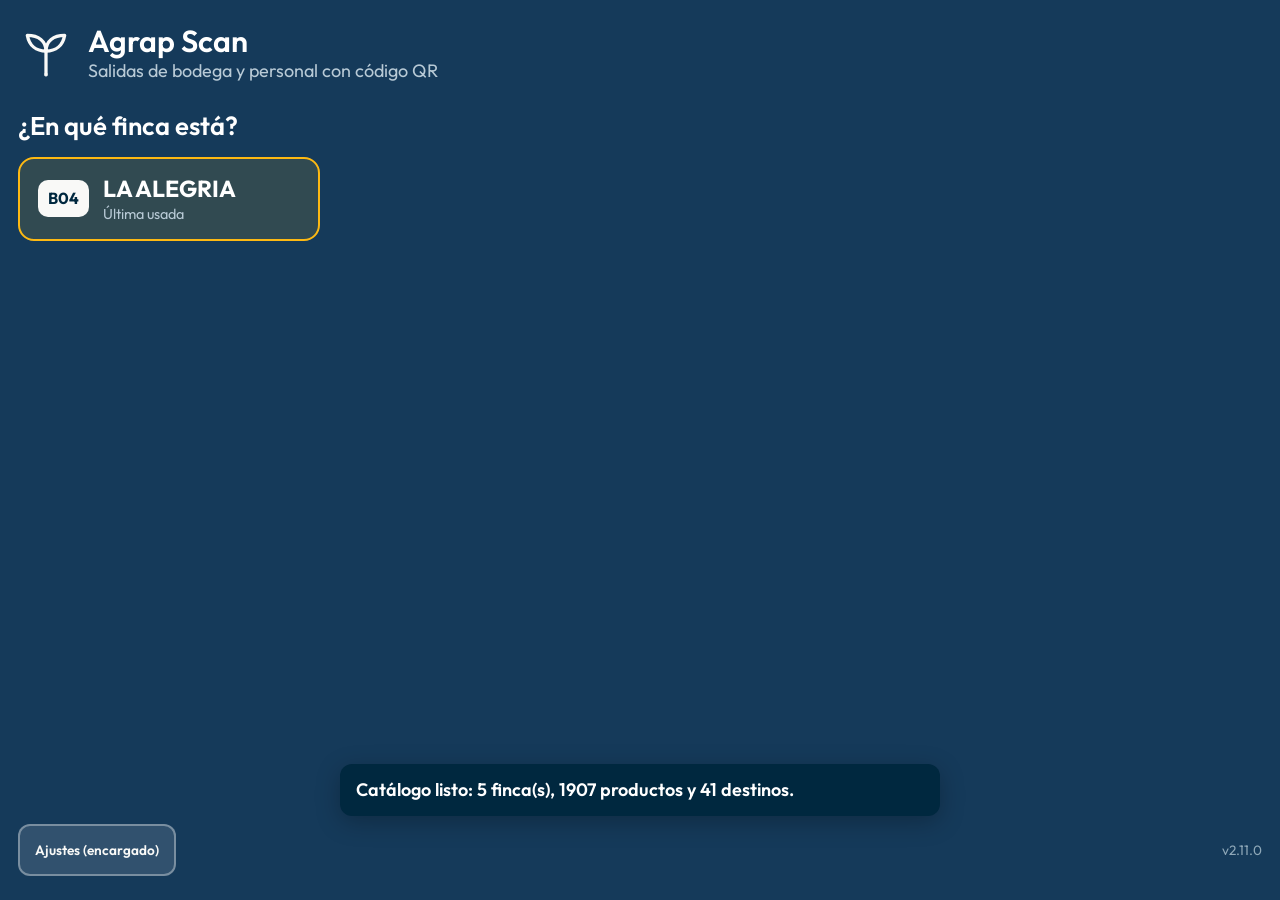
<file: index.html>
<!doctype html>
<html lang="es">
<head>
  <meta charset="utf-8">
  <meta name="viewport" content="width=device-width, initial-scale=1, viewport-fit=cover">
  <title>Agrap Scan</title>
  <meta name="description" content="Registro de salidas de insumos de bodega con códigos QR.">
  <meta name="theme-color" content="#00283f">
  <meta name="apple-mobile-web-app-capable" content="yes">
  <meta name="mobile-web-app-capable" content="yes">
  <meta name="apple-mobile-web-app-status-bar-style" content="black-translucent">
  <meta name="apple-mobile-web-app-title" content="Agrap Scan">
  <link rel="manifest" href="manifest.json">
  <link rel="icon" href="iconos/icono-192.png" type="image/png">
  <link rel="apple-touch-icon" href="iconos/apple-touch-icon.png">
  <link rel="stylesheet" href="css/app.css">
  <link rel="stylesheet" href="css/impresion.css" media="print">
</head>
<body data-modo="finca">
  <!-- Lobby: lo primero que se ve. Se escoge la finca y pasa directo al escáner. -->
  <div id="lobby" class="lobby" hidden>
    <div class="lobby-marca">
      <img src="iconos/simbolo-crema.svg" alt="" width="56" height="56">
      <div>
        <h1>Agrap Scan</h1>
        <p>Salidas de bodega y personal con código QR</p>
      </div>
    </div>
    <h2 class="lobby-pregunta">¿En qué finca está?</h2>
    <div id="lobbyFincas" class="lobby-fincas"></div>
    <div class="lobby-pie">
      <button type="button" id="lobbyAjustes" class="btn btn-claro">Ajustes (encargado)</button>
      <button type="button" id="lobbyInstalar" class="btn btn-claro" hidden>⊕ Instalar en este teléfono</button>
      <span class="version-app"></span>
    </div>
  </div>

  <header class="cabecera">
    <button type="button" id="btnAtras" class="btn-atras" aria-label="Atrás: escoger qué registrar">←<span>Atrás</span></button>
    <button type="button" id="btnCambiarFinca" class="cabecera-bodega" title="Cambiar de finca">
      <span id="bodegaActiva">—</span>
      <small id="bodegaFinca"></small>
    </button>
    <button type="button" id="pendientes" class="indicador" hidden></button>
    <span class="version version-app"></span>
  </header>
  <div id="bandaPendientes" class="banda-pendientes" hidden></div>

  <main>
    <section class="pantalla" data-pantalla="escanear" hidden></section>
    <section class="pantalla" data-pantalla="jornada" hidden></section>
    <section class="pantalla" data-pantalla="registros" hidden></section>
    <section class="pantalla" data-pantalla="ajustes" hidden></section>
  </main>

  <nav class="pestanas pestanas-4" aria-label="Secciones">
    <button type="button" class="pestana" data-ir="escanear"><span aria-hidden="true">▣</span>Escanear</button>
    <button type="button" class="pestana" data-ir="jornada"><span aria-hidden="true">◷</span>Jornada</button>
    <button type="button" class="pestana" data-ir="registros"><span aria-hidden="true">☰</span>Registros</button>
    <button type="button" class="pestana" data-ir="ajustes"><span aria-hidden="true">⚙</span>Ajustes</button>
  </nav>

  <noscript>Esta app necesita JavaScript.</noscript>
  <script src="lib/jszip.min.js" defer></script>
  <script type="module" src="js/app.js"></script>
</body>
</html>
</file>
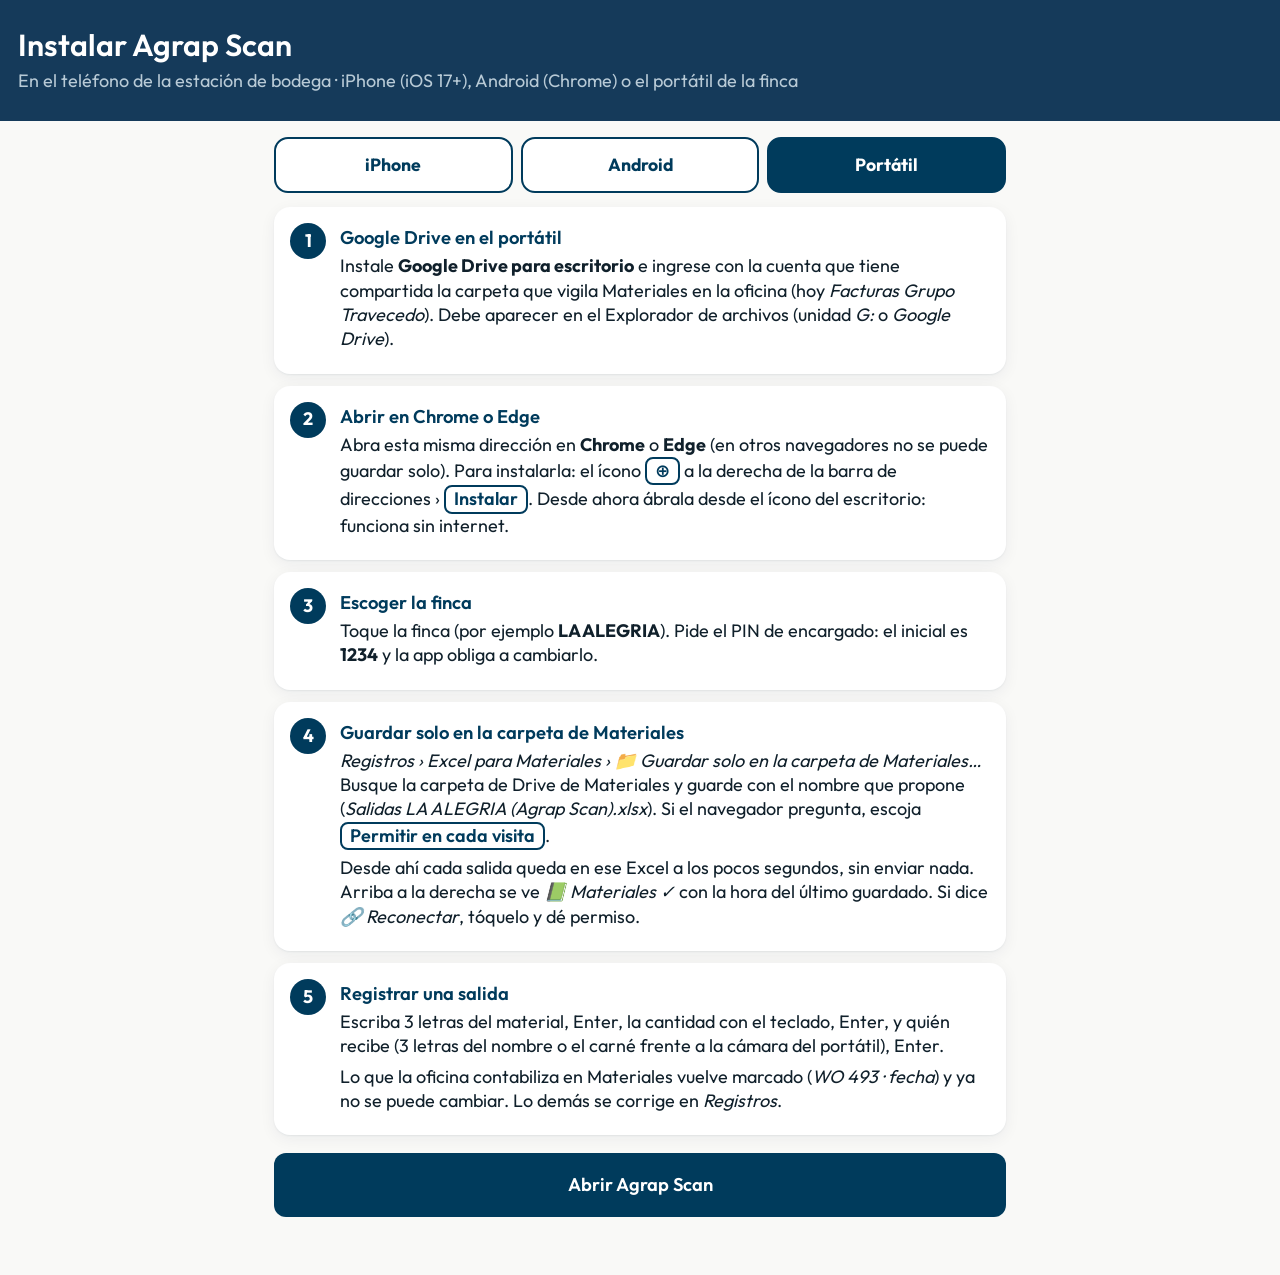
<file: instalar.html>
<!doctype html>
<html lang="es">
<head>
  <meta charset="utf-8">
  <meta name="viewport" content="width=device-width, initial-scale=1, viewport-fit=cover">
  <title>Instalar Agrap Scan</title>
  <meta name="theme-color" content="#00283f">
  <link rel="icon" href="iconos/icono-192.png" type="image/png">
  <link rel="apple-touch-icon" href="iconos/apple-touch-icon.png">
  <link rel="stylesheet" href="css/app.css">
  <style>
    body { padding: 0; }
    .portada { background: var(--azul-lobby); color: var(--crema); padding: calc(28px + env(safe-area-inset-top)) 18px 28px; }
    .portada h1 { color: #fff; font-size: 1.9rem; margin: 0 0 6px; }
    .portada p { margin: 0; color: #b8cad6; }
    .contenido { max-width: 760px; margin: 0 auto; padding: 16px 14px 40px; }
    ol.pasos { list-style: none; counter-reset: paso; padding: 0; margin: 0; }
    ol.pasos > li { counter-increment: paso; position: relative; background: #fff; border-radius: 16px; box-shadow: var(--sombra); padding: 16px 16px 16px 66px; margin-bottom: 12px; }
    ol.pasos > li::before { content: counter(paso); position: absolute; left: 16px; top: 16px; width: 36px; height: 36px; border-radius: 50%; background: var(--azul); color: #fff; font-weight: 700; display: flex; align-items: center; justify-content: center; }
    ol.pasos h2 { font-size: 1.15rem; margin: 4px 0 6px; }
    ol.pasos p, ol.pasos ul { margin: 6px 0; }
    .tecla-ios { display: inline-block; border: 2px solid var(--azul); border-radius: 8px; padding: 0 8px; font-weight: 600; color: var(--azul); white-space: nowrap; }
    .sistemas { display: flex; gap: 8px; margin: 0 0 14px; }
    .sistemas button { flex: 1; min-height: 56px; font-size: 1.1rem; font-weight: 700; border-radius: 14px; border: 2px solid var(--azul); background: #fff; color: var(--azul); cursor: pointer; }
    .sistemas button[aria-pressed="true"] { background: var(--azul); color: #fff; }
    .abrir { display: flex; margin: 18px 0; }
    .abrir .btn { flex: 1; min-height: 64px; font-size: 1.15rem; text-decoration: none; }
  </style>
</head>
<body>
  <header class="portada">
    <h1>Instalar Agrap Scan</h1>
    <p>En el teléfono de la estación de bodega · iPhone (iOS 17+), Android (Chrome) o el portátil de la finca</p>
  </header>
  <main class="contenido">
    <div class="sistemas" role="group" aria-label="Sistema del teléfono">
      <button type="button" data-sistema="iphone" aria-pressed="true">iPhone</button>
      <button type="button" data-sistema="android" aria-pressed="false">Android</button>
      <button type="button" data-sistema="pc" aria-pressed="false">Portátil</button>
    </div>
    <ol class="pasos" data-sistema="iphone">
      <li>
        <h2>Abrir en Safari</h2>
        <p>Abra esta misma dirección en <strong>Safari</strong> (no en Chrome ni dentro de WhatsApp: desde ahí no se puede instalar). Si llegó por un enlace de WhatsApp, toque los tres puntos y elija <em>Abrir en Safari</em>.</p>
      </li>
      <li>
        <h2>Compartir</h2>
        <p>Toque el botón <span class="tecla-ios">Compartir ⬆︎</span> en la barra de Safari (abajo en el iPhone).</p>
      </li>
      <li>
        <h2>Agregar a pantalla de inicio</h2>
        <p>Baje en el menú y toque <span class="tecla-ios">Agregar a pantalla de inicio ⊞</span>. Deje el nombre <strong>Agrap Scan</strong> y toque <span class="tecla-ios">Agregar</span>.</p>
        <p>Desde ahora abra la app <strong>siempre desde el ícono</strong>: funciona sin internet.</p>
      </li>
      <li>
        <h2>Permitir la cámara</h2>
        <p>Abra la app, escoja la finca y toque <em>Iniciar escaneo</em>. Cuando pregunte por la cámara, toque <span class="tecla-ios">Permitir</span>.</p>
        <p>Si la negó por error: <em>Ajustes › Safari › Cámara › Permitir</em> (o <em>Ajustes › Apps › Safari › Cámara</em>) y vuelva a abrir la app.</p>
      </li>
      <li>
        <h2>Pantalla siempre encendida</h2>
        <p><em>Ajustes › Pantalla y brillo › Bloqueo automático › Nunca</em>. La app también pide mantener la pantalla encendida mientras escanea, pero este ajuste lo asegura. Deje el iPhone conectado al cargador en el soporte.</p>
        <p><strong>Volumen alto:</strong> suba el volumen con los botones laterales para oír el pito de cada lectura. En <em>Ajustes</em> de la app puede probarlo.</p>
      </li>
      <li>
        <h2>Activar Acceso Guiado</h2>
        <p>Así la operaria no puede salir de la app por error:</p>
        <ul>
          <li><em>Ajustes › Accesibilidad › Acceso Guiado</em> → actívelo y defina un código en <em>Ajustes de código</em>.</li>
          <li>Abra Agrap Scan y presione <strong>tres veces</strong> el botón lateral (o el botón de inicio) → <span class="tecla-ios">Iniciar</span>.</li>
          <li>Para salir: tres veces el botón lateral y escriba el código.</li>
        </ul>
      </li>
      <li>
        <h2>Cargar los datos reales</h2>
        <p>La primera vez la app trae un catálogo de <strong>ejemplo</strong>. En <em>Configuración</em> (PIN inicial <strong>1234</strong>, cámbielo enseguida) toque <em>Cargar paquete inicial</em> y escoja juntos <code>bodegas.csv</code>, <code>productos.csv</code> y <code>destinos.csv</code> (pásalos al iPhone por AirDrop, WhatsApp o la app Archivos). Marque «Borrar primero las bodegas de EJEMPLO».</p>
      </li>
      <li>
        <h2>Imprimir el libro y probar</h2>
        <p>En <em>Libro</em> genere e imprima el libro de su bodega (A4, tamaño real). Ponga la página de un destino bajo la cámara, luego la de un producto, digite la cantidad y Enter.</p>
        <p>Al final del día: <em>Registros › Enviar CSV (WhatsApp…)</em>, revise las cantidades y mándelo al encargado.</p>
      </li>
    </ol>
    <ol class="pasos" data-sistema="android" hidden>
      <li>
        <h2>Abrir en Chrome</h2>
        <p>Abra esta misma dirección en <strong>Chrome</strong> (no dentro de WhatsApp). Si llegó por un enlace de WhatsApp, toque los tres puntos <span class="tecla-ios">⋮</span> y elija <em>Abrir en Chrome</em>.</p>
      </li>
      <li>
        <h2>Instalar la app</h2>
        <p>Toque <span class="tecla-ios">⋮</span> arriba a la derecha y luego <span class="tecla-ios">Instalar app</span> (en algunos teléfonos dice <em>Agregar a pantalla principal</em>). Confirme con <span class="tecla-ios">Instalar</span>.</p>
        <p>También puede abrir la app y tocar <span class="tecla-ios">⊕ Instalar en este teléfono</span> en la pantalla de inicio. Desde ahora ábrala <strong>siempre desde el ícono</strong>: funciona sin internet.</p>
      </li>
      <li>
        <h2>Permitir la cámara</h2>
        <p>Abra la app, ingrese con su usuario, escoja la finca y toque <em>Iniciar escaneo</em>. Cuando pregunte por la cámara, toque <span class="tecla-ios">Mientras la app está en uso</span> o <span class="tecla-ios">Permitir</span>.</p>
        <p>Si la negó por error: mantenga presionado el ícono de la app › <em>Información de la app › Permisos › Cámara › Permitir</em>, y vuelva a abrirla.</p>
      </li>
      <li>
        <h2>Pantalla encendida y volumen</h2>
        <p><em>Ajustes › Pantalla › Tiempo de espera de la pantalla</em> → el máximo. La app también pide mantener la pantalla encendida mientras escanea. Deje el teléfono conectado al cargador en el soporte.</p>
        <p>Suba el <strong>volumen multimedia</strong> (botón lateral → el control de música) para oír el pito. En <em>Ajustes</em> de la app puede probarlo.</p>
      </li>
      <li>
        <h2>Fijar la app</h2>
        <p>Así la operaria no puede salir de la app por error:</p>
        <ul>
          <li><em>Ajustes › Seguridad › Más ajustes de seguridad › Fijar apps</em> (o <em>Fijar pantalla</em>) → actívelo y marque <em>Pedir PIN para dejar de fijar</em>.</li>
          <li>Abra Agrap Scan, toque el botón de <em>apps recientes</em> ▢, toque el ícono de la app arriba y elija <span class="tecla-ios">Fijar</span>.</li>
          <li>Para salir: mantenga <em>Atrás</em> y <em>Recientes</em> a la vez (o deslice hacia arriba y mantenga) y escriba el PIN del teléfono.</li>
        </ul>
        <p>Dentro de la app el botón <em>Atrás</em> solo cierra la ventana abierta: no saca de la app.</p>
      </li>
      <li>
        <h2>Recibir el catálogo y los usuarios</h2>
        <p>La oficina manda <code>catalogo_….json</code> por WhatsApp. Ábralo en WhatsApp › <span class="tecla-ios">⋮</span> › <em>Guardar</em> (queda en <em>Descargas</em>). En la app: <em>Ajustes (encargado)</em> (PIN inicial <strong>1234</strong>, cámbielo enseguida) › <em>Recibir catálogo de la oficina</em> y escoja el archivo.</p>
        <p>Si la oficina creó usuarios, desde ese momento cada persona ingresa con su usuario y contraseña y solo ve sus fincas.</p>
      </li>
      <li>
        <h2>Probar</h2>
        <p>Ponga la página de un destino bajo la cámara, escriba 3 letras de la labor, luego la página de un producto, digite la cantidad, Enter, y 3 letras de quien recibe.</p>
        <p>Al final del día: <em>Registros › Enviar CSV</em>, revise las cantidades y escoja WhatsApp.</p>
      </li>
    </ol>
    <ol class="pasos" data-sistema="pc" hidden>
      <li>
        <h2>Google Drive en el portátil</h2>
        <p>Instale <strong>Google Drive para escritorio</strong> e ingrese con la cuenta que tiene compartida la carpeta que vigila Materiales en la oficina (hoy <em>Facturas Grupo Travecedo</em>). Debe aparecer en el Explorador de archivos (unidad <em>G:</em> o <em>Google Drive</em>).</p>
      </li>
      <li>
        <h2>Abrir en Chrome o Edge</h2>
        <p>Abra esta misma dirección en <strong>Chrome</strong> o <strong>Edge</strong> (en otros navegadores no se puede guardar solo). Para instalarla: el ícono <span class="tecla-ios">⊕</span> a la derecha de la barra de direcciones › <span class="tecla-ios">Instalar</span>. Desde ahora ábrala desde el ícono del escritorio: funciona sin internet.</p>
      </li>
      <li>
        <h2>Escoger la finca</h2>
        <p>Toque la finca (por ejemplo <strong>LA ALEGRIA</strong>). Pide el PIN de encargado: el inicial es <strong>1234</strong> y la app obliga a cambiarlo.</p>
      </li>
      <li>
        <h2>Guardar solo en la carpeta de Materiales</h2>
        <p><em>Registros › Excel para Materiales › 📁 Guardar solo en la carpeta de Materiales…</em> Busque la carpeta de Drive de Materiales y guarde con el nombre que propone (<em>Salidas LA ALEGRIA (Agrap Scan).xlsx</em>). Si el navegador pregunta, escoja <span class="tecla-ios">Permitir en cada visita</span>.</p>
        <p>Desde ahí cada salida queda en ese Excel a los pocos segundos, sin enviar nada. Arriba a la derecha se ve <em>📗 Materiales ✓</em> con la hora del último guardado. Si dice <em>🔗 Reconectar</em>, tóquelo y dé permiso.</p>
      </li>
      <li>
        <h2>Registrar una salida</h2>
        <p>Escriba 3 letras del material, Enter, la cantidad con el teclado, Enter, y quién recibe (3 letras del nombre o el carné frente a la cámara del portátil), Enter.</p>
        <p>Lo que la oficina contabiliza en Materiales vuelve marcado (<em>WO 493 · fecha</em>) y ya no se puede cambiar. Lo demás se corrige en <em>Registros</em>.</p>
      </li>
    </ol>
    <div class="abrir"><a class="btn primario" href="./">Abrir Agrap Scan</a></div>
  </main>
  <script>
    // Muestra los pasos del sistema del teléfono (se puede cambiar con los botones).
    const mostrar = (s) => {
      document.querySelectorAll('ol.pasos').forEach((ol) => { ol.hidden = ol.dataset.sistema !== s; });
      document.querySelectorAll('.sistemas button').forEach((b) => b.setAttribute('aria-pressed', String(b.dataset.sistema === s)));
    };
    document.querySelectorAll('.sistemas button').forEach((b) => b.addEventListener('click', () => mostrar(b.dataset.sistema)));
    if (/android/i.test(navigator.userAgent)) mostrar('android');
    else if (/Windows|Macintosh|Linux|CrOS/.test(navigator.userAgent) && !('ontouchend' in document)) mostrar('pc');
  </script>
</body>
</html>
</file>
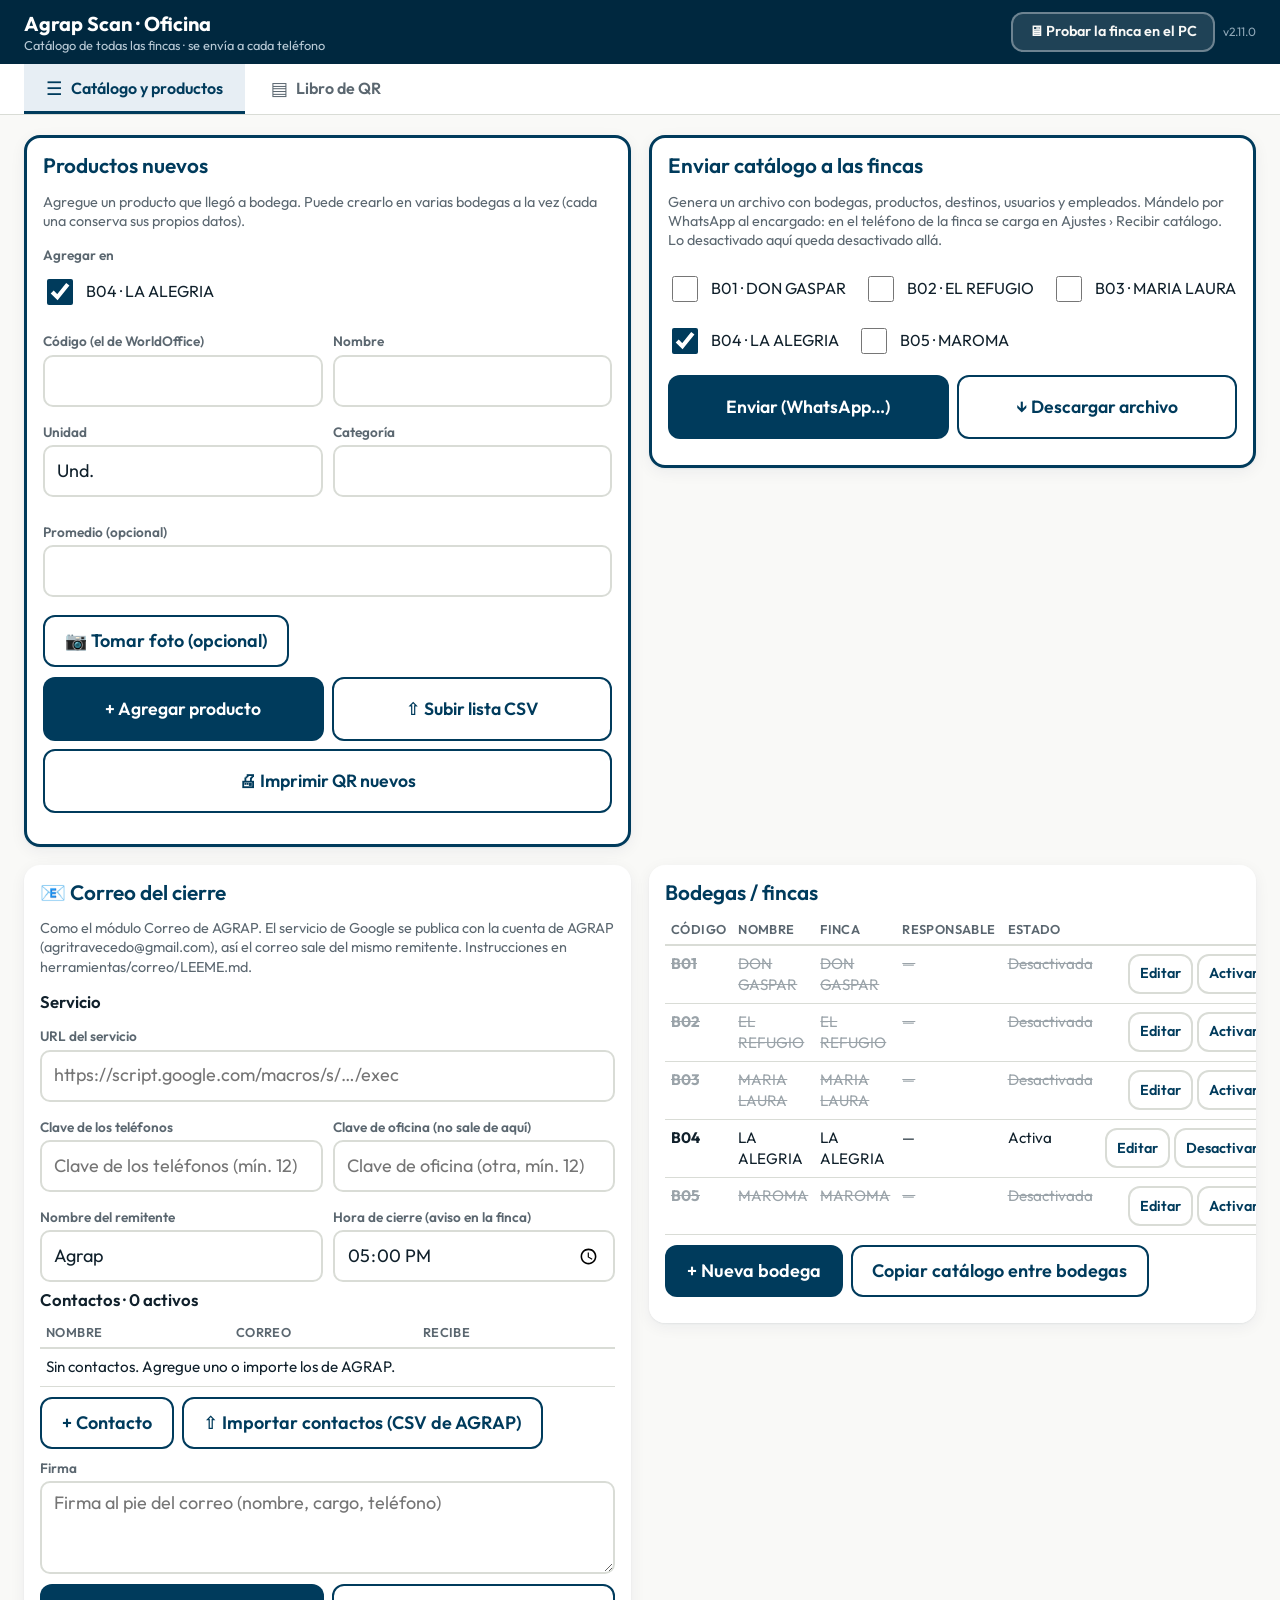
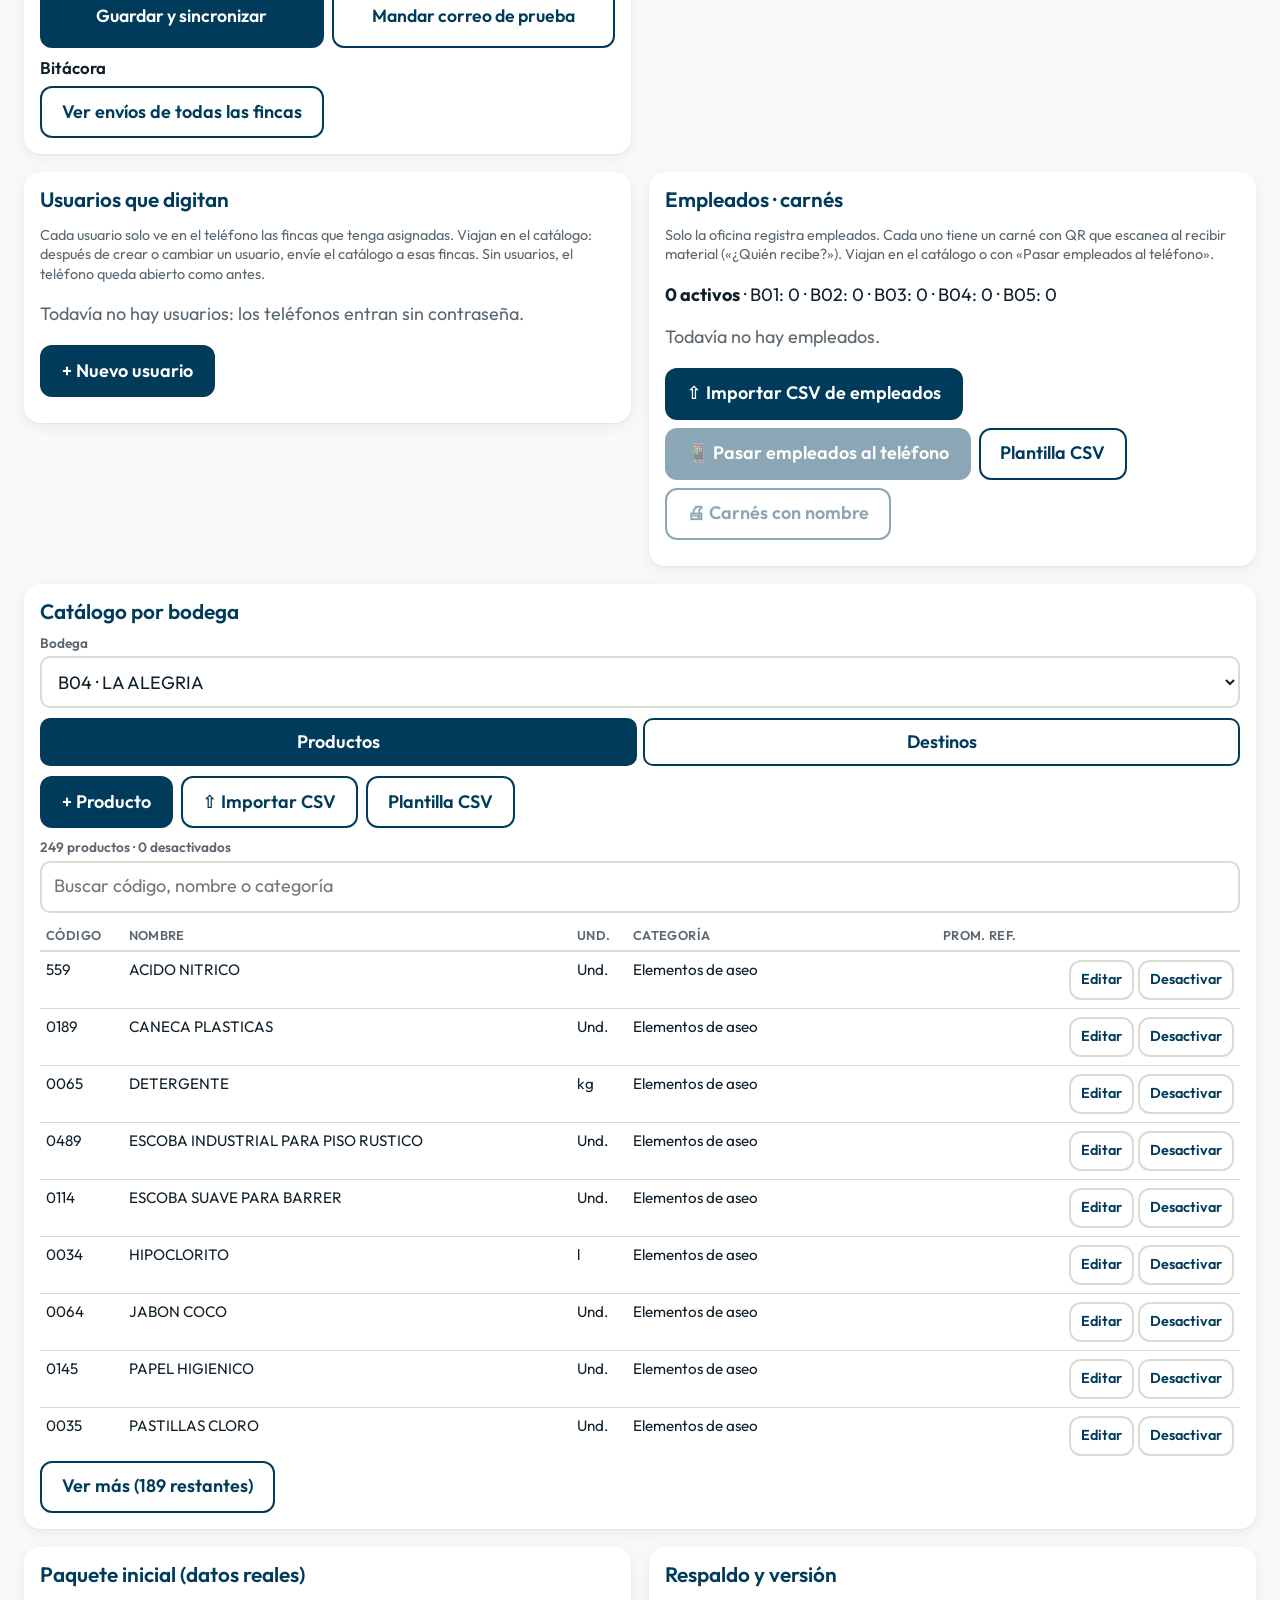
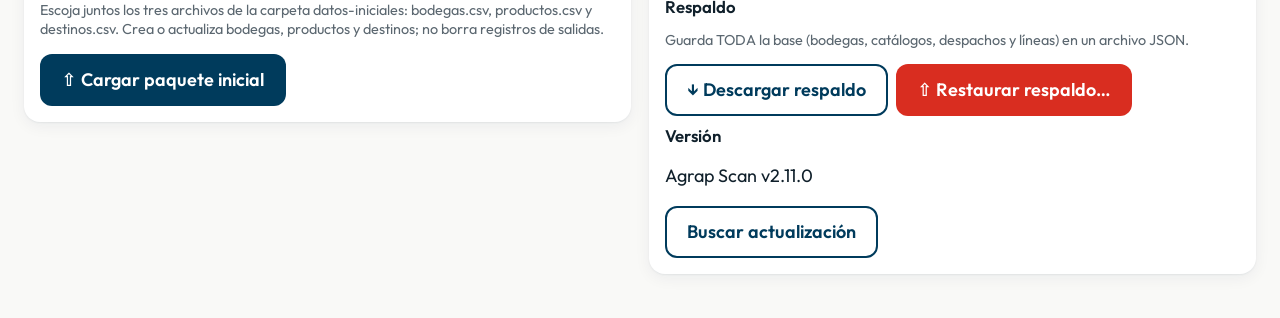
<file: oficina.html>
<!doctype html>
<html lang="es">
<head>
  <meta charset="utf-8">
  <meta name="viewport" content="width=device-width, initial-scale=1, viewport-fit=cover">
  <title>Agrap Scan · Oficina</title>
  <meta name="description" content="Oficina de Agrap Scan (para computador): fincas, catálogo, productos nuevos y libro de códigos QR.">
  <meta name="theme-color" content="#00283f">
  <link rel="icon" href="iconos/icono-192.png" type="image/png">
  <link rel="apple-touch-icon" href="iconos/apple-touch-icon.png">
  <link rel="stylesheet" href="css/app.css">
  <link rel="stylesheet" href="css/impresion.css" media="print">
  <script src="lib/qrcode.js" defer></script>
</head>
<body data-modo="oficina">
  <header class="cabecera">
    <div class="cabecera-bodega cabecera-oficina">
      <span>Agrap Scan · Oficina</span>
      <small>Catálogo de todas las fincas · se envía a cada teléfono</small>
    </div>
    <a class="btn btn-claro btn-simulador" href="simulador.html" target="_blank" rel="noopener">🖥 Probar la finca en el PC</a>
    <span class="version version-app"></span>
  </header>
  <div id="bandaPendientes" hidden></div>
  <nav class="pestanas pestanas-2" aria-label="Secciones">
    <button type="button" class="pestana" data-ir="catalogo"><span aria-hidden="true">☰</span>Catálogo y productos</button>
    <button type="button" class="pestana" data-ir="libro"><span aria-hidden="true">▤</span>Libro de QR</button>
  </nav>
  <main>
    <section class="pantalla" data-pantalla="catalogo" hidden></section>
    <section class="pantalla" data-pantalla="libro" hidden></section>
  </main>
  <noscript>Esta página necesita JavaScript.</noscript>
  <script type="module" src="js/app.js"></script>
</body>
</html>
</file>
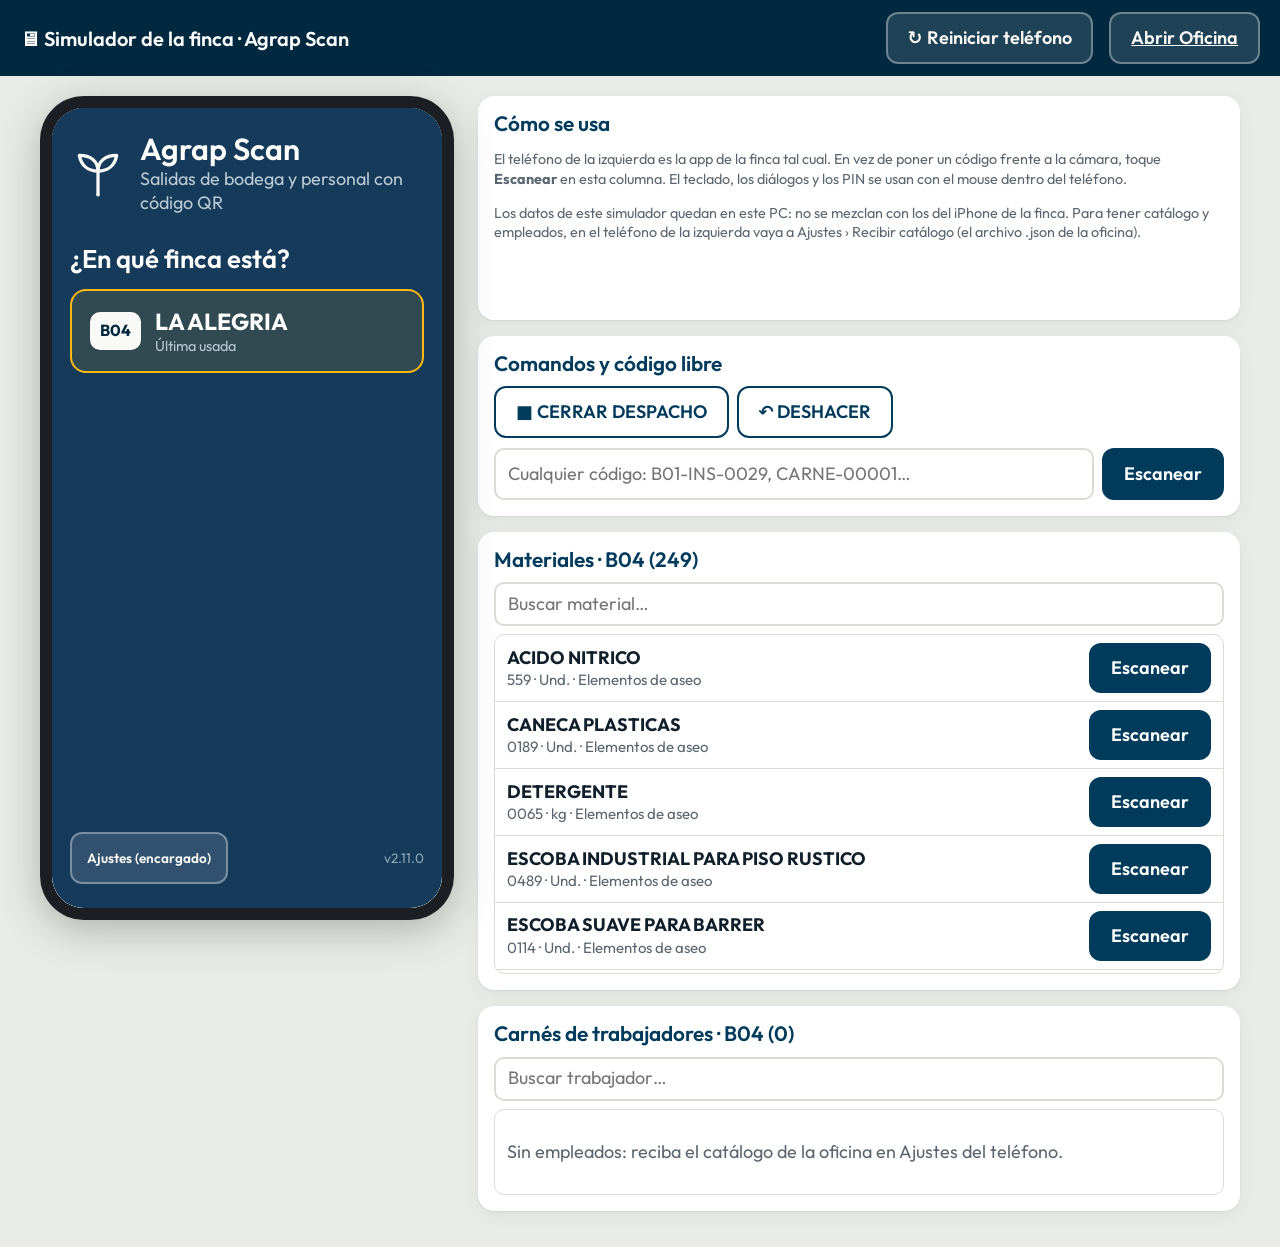
<file: simulador.html>
<!doctype html>
<html lang="es">
<head>
  <meta charset="utf-8">
  <meta name="viewport" content="width=device-width, initial-scale=1">
  <title>Agrap Scan · Simulador de PC</title>
  <meta name="description" content="Probar la app de la finca en el PC, sin tomar el teléfono.">
  <link rel="icon" href="iconos/icono-192.png" type="image/png">
  <link rel="stylesheet" href="css/app.css">
  <style>
    body { padding: 0; background: #e9ece6; }
    .sim { display: grid; grid-template-columns: auto minmax(320px, 1fr); gap: 24px; max-width: 1240px; margin: 0 auto; padding: 20px; align-items: start; }
    .sim-cabecera { background: var(--azul-profundo); color: #fff; padding: 12px 20px; display: flex; align-items: center; gap: 16px; flex-wrap: wrap; }
    .sim-cabecera h1 { font-size: 1.25rem; margin: 0; flex: 1; }
    .sim-cabecera a, .sim-cabecera button { color: #fff; }
    .telefono { width: 414px; padding: 12px; background: #1b1f23; border-radius: 44px; box-shadow: 0 10px 40px rgba(0,0,0,.25); position: sticky; top: 16px; }
    .telefono iframe { width: 390px; height: 800px; border: 0; border-radius: 32px; background: #fff; display: block; }
    .panel .tarjeta { margin-bottom: 16px; }
    .lista-sim { max-height: 340px; overflow-y: auto; border: 1px solid var(--linea); border-radius: 10px; }
    .item-sim { display: flex; align-items: center; justify-content: space-between; gap: 10px; padding: 8px 12px; border-bottom: 1px solid var(--linea); }
    .item-sim:last-child { border-bottom: 0; }
    .item-sim small { display: block; color: var(--gris); }
    .item-sim .btn { min-height: 40px; flex: none; }
    .ultimo-sim { font-weight: 600; color: var(--azul); min-height: 1.4em; }
    .fila-sim { display: flex; gap: 8px; flex-wrap: wrap; }
    .fila-sim input { flex: 1; min-height: 48px; border: 2px solid var(--linea); border-radius: 10px; padding: 8px 12px; font: inherit; }
    @media (max-width: 900px) { .sim { grid-template-columns: 1fr; } .telefono { position: static; margin: 0 auto; } }
  </style>
</head>
<body>
  <header class="sim-cabecera">
    <h1>🖥 Simulador de la finca · Agrap Scan</h1>
    <button type="button" class="btn btn-claro" id="recargar">↻ Reiniciar teléfono</button>
    <a class="btn btn-claro" href="oficina.html" target="_blank" rel="noopener">Abrir Oficina</a>
  </header>
  <div class="sim">
    <div class="telefono"><iframe id="tel" src="index.html" title="App de la finca" allow="camera"></iframe></div>
    <div class="panel">
      <section class="tarjeta">
        <h2>Cómo se usa</h2>
        <p class="nota">El teléfono de la izquierda es la app de la finca tal cual. En vez de poner un código frente a la cámara, toque <strong>Escanear</strong> en esta columna. El teclado, los diálogos y los PIN se usan con el mouse dentro del teléfono.</p>
        <p class="nota">Los datos de este simulador quedan en este PC: no se mezclan con los del iPhone de la finca. Para tener catálogo y empleados, en el teléfono de la izquierda vaya a Ajustes › Recibir catálogo (el archivo .json de la oficina).</p>
        <p class="ultimo-sim" id="ultimo"></p>
      </section>
      <section class="tarjeta">
        <h2>Comandos y código libre</h2>
        <div class="fila-sim">
          <button type="button" class="btn secundario" data-codigo="CMD-CERRAR">■ CERRAR DESPACHO</button>
          <button type="button" class="btn secundario" data-codigo="CMD-DESHACER">↶ DESHACER</button>
        </div>
        <form class="fila-sim" id="libre" style="margin-top:10px">
          <input id="codigo" placeholder="Cualquier código: B01-INS-0029, CARNE-00001…" autocomplete="off">
          <button class="btn primario" type="submit">Escanear</button>
        </form>
      </section>
      <section class="tarjeta">
        <h2 id="titMateriales">Materiales</h2>
        <input id="buscarMat" type="search" placeholder="Buscar material…" class="fila-sim" style="width:100%;min-height:44px;border:2px solid var(--linea);border-radius:10px;padding:6px 12px;margin-bottom:8px">
        <div class="lista-sim" id="materiales"></div>
      </section>
      <section class="tarjeta">
        <h2 id="titCarnes">Carnés de trabajadores</h2>
        <input id="buscarCar" type="search" placeholder="Buscar trabajador…" style="width:100%;min-height:44px;border:2px solid var(--linea);border-radius:10px;padding:6px 12px;margin-bottom:8px">
        <div class="lista-sim" id="carnes"></div>
      </section>
    </div>
  </div>
  <script type="module">
    import * as db from './js/db.js';
    import * as catalogo from './js/catalogo.js';
    import * as empleados from './js/empleados.js';
    import { formatoCarne, qrProducto, qrCarne } from './js/config.js';
    import { h, vaciar } from './js/ui.js';

    const tel = document.getElementById('tel');
    const ultimo = document.getElementById('ultimo');
    let bodega = null; let prods = []; let emps = [];

    // Lo mismo que leer un QR con la cámara: entra por el mismo escáner de la app.
    function escanear(codigo) {
      const app = tel.contentWindow?.agrap;
      if (!app) { ultimo.textContent = 'La app del teléfono todavía está cargando…'; return; }
      if (!tel.contentDocument.querySelector('#lobby')?.hidden) { ultimo.textContent = 'Primero escoja la finca y el modo en el teléfono.'; return; }
      app.simular(codigo, { forzar: true });
      ultimo.textContent = `Escaneado: ${codigo}`;
    }

    const boton = (codigo, texto = 'Escanear') => h('button.btn.primario', { type: 'button', onclick: () => escanear(codigo) }, texto);
    function pintar() {
      const qm = document.getElementById('buscarMat').value.trim().toLowerCase();
      const qc = document.getElementById('buscarCar').value.trim().toLowerCase();
      document.getElementById('titMateriales').textContent = `Materiales${bodega ? ` · ${bodega}` : ''} (${prods.length})`;
      document.getElementById('titCarnes').textContent = `Carnés de trabajadores${bodega ? ` · ${bodega}` : ''} (${emps.length})`;
      const pm = prods.filter((p) => !qm || `${p.codigo} ${p.nombre}`.toLowerCase().includes(qm)).slice(0, 150);
      vaciar(document.getElementById('materiales')).append(...(pm.length ? pm.map((p) => h('div.item-sim', h('div', h('strong', p.nombre), h('small', `${p.codigo} · ${p.unidad} · ${p.categoria}`)), boton(qrProducto(bodega, p.codigo)))) : [h('p.vacio', { style: 'padding:12px' }, bodega ? 'Sin materiales.' : 'Escoja una finca en el teléfono.')]));
      const pc = emps.filter((e) => !qc || `${e.nombre} ${e.codigo} ${e.carne}`.toLowerCase().includes(qc)).slice(0, 150);
      vaciar(document.getElementById('carnes')).append(...(pc.length ? pc.map((e) => h('div.item-sim', h('div', h('strong', e.nombre), h('small', `carné ${formatoCarne(e.carne)} · cód. ${e.codigo}`)), boton(qrCarne(e.carne)))) : [h('p.vacio', { style: 'padding:12px' }, 'Sin empleados: reciba el catálogo de la oficina en Ajustes del teléfono.')]));
    }
    async function cargar() {
      const b = await db.ajuste('bodegaActiva', null);
      const p = b ? await catalogo.productos(b, { incluirInactivos: false }) : [];
      const e = b ? (await empleados.deBodega(b)).filter((x) => x.activo !== false && x.carne) : [];
      if (b !== bodega || p.length !== prods.length || e.length !== emps.length) { bodega = b; prods = p; emps = e; pintar(); }
    }
    document.querySelectorAll('[data-codigo]').forEach((b) => b.addEventListener('click', () => escanear(b.dataset.codigo)));
    document.getElementById('libre').addEventListener('submit', (ev) => { ev.preventDefault(); const c = document.getElementById('codigo').value.trim(); if (c) escanear(c); });
    document.getElementById('buscarMat').addEventListener('input', pintar);
    document.getElementById('buscarCar').addEventListener('input', pintar);
    document.getElementById('recargar').addEventListener('click', () => tel.contentWindow.location.reload());
    await db.abrir(); await cargar(); setInterval(cargar, 2500);
  </script>
</body>
</html>
</file>
<file: css/app.css>
/* Agrap Scan — formato visual de AGRAP: azul profundo sobre crema, Outfit local.
   Alto contraste para bodega, tipografía grande, sin animaciones decorativas. */

@font-face { font-family: 'Outfit'; font-weight: 400; font-display: swap; src: url('../fuentes/outfit-400.woff2') format('woff2'); }
@font-face { font-family: 'Outfit'; font-weight: 600; font-display: swap; src: url('../fuentes/outfit-600.woff2') format('woff2'); }
@font-face { font-family: 'Outfit'; font-weight: 700; font-display: swap; src: url('../fuentes/outfit-700.woff2') format('woff2'); }

:root {
  --azul: #003b5c;
  --azul-vivo: #00507d;
  --azul-profundo: #00283f;
  --azul-lobby: #153a5a;
  --crema: #f9f9f7;
  --blanco: #ffffff;
  --tinta: #10202b;
  --gris: #5b6770;
  --linea: #d9dcd6;
  --verde: #007a33;
  --verde-fondo: #e3f3e9;
  --amarillo: #fdb913;
  --amarillo-fondo: #fff4d6;
  --rojo: #d92d20;
  --rojo-fondo: #fde8e6;
  --radio: 16px;
  --sombra: 0 1px 2px rgba(0, 40, 63, .06), 0 4px 16px rgba(0, 40, 63, .06);
  --seguro-abajo: env(safe-area-inset-bottom, 0px);
  --seguro-arriba: env(safe-area-inset-top, 0px);
  color-scheme: light;
}

* { box-sizing: border-box; }
html { -webkit-text-size-adjust: 100%; }
body {
  margin: 0; background: var(--crema); color: var(--tinta);
  font-family: 'Outfit', -apple-system, system-ui, sans-serif; font-size: 18px; line-height: 1.35;
  padding-bottom: calc(76px + var(--seguro-abajo));
  -webkit-tap-highlight-color: transparent;
}
h1, h2, h3, h4 { font-weight: 600; margin: 0 0 .5em; line-height: 1.15; }
h2 { font-size: 1.3rem; color: var(--azul); }
h3 { font-size: 1.05rem; }
h4 { font-size: .95rem; color: var(--gris); margin-top: 1em; }
button, input, select { font: inherit; color: inherit; }
[hidden] { display: none !important; }
small { color: var(--gris); }

/* ---------- Botones ---------- */
.btn {
  display: inline-flex; align-items: center; justify-content: center; gap: .4em;
  min-height: 52px; padding: .6em 1.1em; border-radius: 12px; border: 2px solid transparent;
  font-weight: 600; cursor: pointer; touch-action: manipulation; text-align: center;
}
.btn:disabled { opacity: .45; cursor: not-allowed; }
.btn.primario { background: var(--azul); color: var(--blanco); }
.btn.primario:active { background: var(--azul-profundo); }
.btn.secundario { background: var(--blanco); color: var(--azul); border-color: var(--azul); }
.btn.oscuro { background: var(--azul-profundo); color: var(--blanco); }
.btn.peligro { background: var(--rojo); color: var(--blanco); }
.btn.btn-claro { background: rgba(255,255,255,.12); color: var(--crema); border-color: rgba(255,255,255,.35); }
.btn.mini { min-height: 40px; padding: .3em .7em; font-size: .9rem; background: var(--blanco); border-color: var(--linea); color: var(--azul); }
.btn-grande { min-height: 64px; font-size: 1.1rem; }
.btn:focus-visible, .tecla:focus-visible, .lobby-finca:focus-visible { outline: 3px solid var(--amarillo); outline-offset: 2px; }

/* ---------- Cabecera ---------- */
.cabecera {
  position: sticky; top: 0; z-index: 20; display: flex; align-items: center; gap: 10px;
  background: var(--azul-profundo); color: var(--blanco);
  padding: calc(8px + var(--seguro-arriba)) 12px 8px;
}
.cabecera-bodega {
  flex: 1; min-width: 0; text-align: left; background: none; border: 0; color: inherit; padding: 4px 0; cursor: pointer;
  display: flex; flex-direction: column;
}
.cabecera-bodega #bodegaActiva { font-size: 1.35rem; font-weight: 700; white-space: nowrap; overflow: hidden; text-overflow: ellipsis; }
.cabecera-bodega #bodegaActiva::after { content: ' ▾'; font-weight: 400; opacity: .7; }
.cabecera-bodega small { color: #b8cad6; font-size: .8rem; }
.indicador {
  background: var(--amarillo); color: var(--azul-profundo); border: 0; border-radius: 999px;
  padding: 6px 12px; font-weight: 700; font-size: .9rem; cursor: pointer; white-space: nowrap;
}
.indicador.alerta-dias { background: var(--rojo); color: var(--blanco); }
.version { font-size: .75rem; color: #8fa8b8; }
.banda-pendientes { background: var(--rojo); color: var(--blanco); padding: 10px 14px; font-weight: 600; font-size: .95rem; }

/* ---------- Pestañas ---------- */
.pestanas {
  position: fixed; left: 0; right: 0; bottom: 0; z-index: 20; display: grid; grid-template-columns: repeat(4, 1fr);
  background: var(--blanco); border-top: 1px solid var(--linea); padding-bottom: var(--seguro-abajo);
}
.pestana {
  min-height: 68px; border: 0; background: none; color: var(--gris); font-size: .82rem; font-weight: 600;
  display: flex; flex-direction: column; align-items: center; justify-content: center; gap: 2px; cursor: pointer;
}
.pestana span { font-size: 1.45rem; line-height: 1; }
.pestana.activa { color: var(--azul); box-shadow: inset 0 3px 0 var(--azul); }

main { max-width: 980px; margin: 0 auto; }
.pantalla { padding: 12px; }
body[data-pantalla="escanear"] .pantalla[data-pantalla="escanear"] { padding: 0; }

/* ---------- Lobby ---------- */
body.en-lobby { overflow: hidden; }
.lobby {
  position: fixed; inset: 0; z-index: 50; overflow-y: auto; background: var(--azul-lobby); color: var(--crema);
  padding: calc(24px + var(--seguro-arriba)) 18px calc(24px + var(--seguro-abajo));
  display: flex; flex-direction: column;
}
.lobby-marca { display: flex; align-items: center; gap: 14px; margin-bottom: 28px; }
.lobby-marca h1 { font-size: 1.9rem; margin: 0; color: var(--blanco); }
.lobby-marca p { margin: 0; color: #b8cad6; }
.lobby-pregunta { color: var(--blanco); font-size: 1.6rem; margin-bottom: 16px; }
.lobby-fincas { display: grid; grid-template-columns: repeat(auto-fill, minmax(260px, 1fr)); gap: 12px; }
.lobby-finca {
  display: grid; grid-template-columns: auto 1fr; grid-template-rows: auto auto; column-gap: 14px; align-items: center;
  min-height: 92px; padding: 14px 18px; border-radius: var(--radio); text-align: left; cursor: pointer;
  background: rgba(255,255,255,.08); border: 2px solid rgba(255,255,255,.22); color: var(--blanco);
}
.lobby-finca:active { background: rgba(255,255,255,.18); }
.lobby-finca.actual { border-color: var(--amarillo); background: rgba(253,185,19,.12); }
.lobby-codigo { grid-row: span 2; font-size: 1rem; font-weight: 700; background: var(--crema); color: var(--azul-profundo); border-radius: 10px; padding: 8px 10px; }
.lobby-nombre { font-size: 1.45rem; font-weight: 700; }
.lobby-sub { font-size: .9rem; color: #b8cad6; }
.lobby-vacio { color: #b8cad6; }
.lobby-ingreso { display: flex; flex-direction: column; gap: 12px; max-width: 420px; }
.lobby-input { min-height: 60px; font-size: 1.35rem; border-radius: var(--radio); border: 2px solid rgba(255,255,255,.35); background: rgba(255,255,255,.95); color: var(--azul-profundo); padding: 8px 16px; }
.lobby-input:focus { outline: 3px solid var(--amarillo); outline-offset: 1px; }
.lobby-error { color: #ffb4a8; font-weight: 600; min-height: 1.3em; margin: 0; }
.lobby-salir { grid-column: 1 / -1; justify-self: start; margin-top: 6px; }
.lobby-pie { margin-top: auto; padding-top: 28px; display: flex; flex-wrap: wrap; gap: 10px; align-items: center; justify-content: space-between; color: #8fa8b8; font-size: .85rem; }

/* ---------- Escanear ---------- */
.camara { position: relative; background: #000; height: 38vh; min-height: 220px; max-height: 420px; overflow: hidden; }
.camara video { width: 100%; height: 100%; object-fit: cover; display: block; }
.guia { position: absolute; inset: 14% 22%; border: 3px solid rgba(253,185,19,.9); border-radius: 14px; pointer-events: none; }
.btn-iniciar { position: absolute; left: 50%; top: 50%; transform: translate(-50%, -50%); min-height: 72px; font-size: 1.25rem; padding: 0 28px; }
.camara-estado { position: absolute; left: 0; right: 0; bottom: 10px; text-align: center; color: var(--blanco); font-weight: 600; }

.franja-destino {
  position: sticky; top: calc(58px + var(--seguro-arriba)); z-index: 10;
  background: var(--amarillo-fondo); border-bottom: 3px solid var(--amarillo); padding: 10px 14px;
}
.franja-destino.con-despacho { background: var(--azul); color: var(--blanco); border-bottom-color: var(--azul-profundo); }
.franja-id { font-weight: 700; font-size: 1.05rem; color: var(--amarillo); }
.franja-datos { display: grid; grid-template-columns: 1fr 1fr 1.4fr; gap: 10px; font-size: 1.15rem; font-weight: 600; }
.franja-datos span { display: flex; flex-direction: column; min-width: 0; overflow-wrap: anywhere; }
.franja-datos small { color: #b8cad6; font-size: .72rem; font-weight: 400; text-transform: uppercase; letter-spacing: .04em; }
.franja-vacia { font-size: 1.2rem; font-weight: 700; color: var(--azul-profundo); }

.mensaje-lectura { margin: 10px 12px 0; padding: 12px 14px; border-radius: 12px; font-size: 1.1rem; font-weight: 600; background: var(--blanco); border: 2px solid var(--linea); min-height: 52px; }
.mensaje-lectura.ok { background: var(--verde-fondo); border-color: var(--verde); color: #004d20; }
.mensaje-lectura.error { background: var(--rojo-fondo); border-color: var(--rojo); color: #8a1a12; font-size: 1.2rem; }
.mensaje-lectura.aviso { background: var(--amarillo-fondo); border-color: var(--amarillo); }

.ultimo { margin: 10px 12px 0; padding: 12px 14px; background: var(--blanco); border-radius: var(--radio); box-shadow: var(--sombra); }
.ultimo:empty { display: none; }
.ultimo-nombre { font-size: 1.45rem; font-weight: 700; color: var(--azul-profundo); }
.ultimo-cant { font-size: 2rem; font-weight: 700; color: var(--azul); }
.ultimo-vacio { font-size: 1.2rem; font-weight: 600; color: var(--gris); }

.acumulado-caja { margin: 10px 12px 0; padding: 12px 14px; background: var(--blanco); border-radius: var(--radio); box-shadow: var(--sombra); }
.acumulado-caja h3 { color: var(--gris); font-size: .9rem; text-transform: uppercase; letter-spacing: .05em; }
.tabla-acumulado td { font-size: 1.05rem; }
.tabla-acumulado td.num:nth-child(2) { font-weight: 700; font-size: 1.2rem; }

.acciones-escaneo { display: grid; grid-template-columns: 1fr 1.3fr 1fr; gap: 8px; padding: 12px; }

/* Teclado de cantidad: pantalla completa */
.capa-cantidad {
  position: fixed; inset: 0; z-index: 60; background: var(--crema); display: flex; flex-direction: column;
  padding: calc(12px + var(--seguro-arriba)) 14px calc(12px + var(--seguro-abajo)); overflow-y: auto;
}
.cantidad-producto { display: flex; gap: 14px; align-items: center; background: var(--azul); color: var(--blanco); border-radius: var(--radio); padding: 16px; }
.cantidad-foto { width: 96px; height: 96px; object-fit: cover; border-radius: 12px; background: var(--blanco); flex: none; }
.cantidad-nombre { font-size: 1.9rem; font-weight: 700; line-height: 1.1; }
.cantidad-unidad { font-size: 1.35rem; color: var(--amarillo); font-weight: 600; margin-top: 4px; }
.cantidad-codigo { font-size: .9rem; color: #b8cad6; margin-top: 4px; }
.cantidad-fila { display: flex; align-items: baseline; gap: 12px; margin: 14px 0; }
.cantidad-visor {
  flex: 1; text-align: right; font-size: 3.4rem; font-weight: 700; background: var(--blanco); border: 3px solid var(--azul);
  border-radius: var(--radio); padding: 4px 18px; min-height: 84px; font-variant-numeric: tabular-nums; overflow: hidden;
}
.cantidad-visor.sacudir { border-color: var(--rojo); background: var(--rojo-fondo); }
.cantidad-und { font-size: 1.5rem; font-weight: 700; color: var(--azul); min-width: 60px; }

.teclado { display: grid; grid-template-columns: repeat(3, 1fr); gap: 10px; flex: 1; max-height: 560px; }
.tecla {
  min-height: 72px; border-radius: 14px; border: 2px solid var(--linea); background: var(--blanco); color: var(--tinta);
  font-size: 2rem; font-weight: 700; cursor: pointer; touch-action: manipulation; user-select: none;
}
.tecla:active { background: #e8edf1; }
.tecla-borrar { font-size: 1.2rem; color: var(--azul); }
.tecla-cancelar { font-size: 1.2rem; background: var(--rojo-fondo); color: #8a1a12; border-color: var(--rojo); }
.tecla-ok { grid-column: span 2; font-size: 1.5rem; background: var(--verde); color: var(--blanco); border-color: var(--verde); }

/* ---------- Tarjetas, tablas, formularios ---------- */
.tarjeta { background: var(--blanco); border-radius: var(--radio); box-shadow: var(--sombra); padding: 16px; margin-bottom: 14px; }
.tabla { width: 100%; border-collapse: collapse; font-size: .95rem; }
.tabla th { text-align: left; font-weight: 600; color: var(--gris); font-size: .8rem; text-transform: uppercase; letter-spacing: .03em; border-bottom: 2px solid var(--linea); padding: 6px; }
.tabla td { border-bottom: 1px solid var(--linea); padding: 8px 6px; vertical-align: top; }
.tabla .num { text-align: right; font-variant-numeric: tabular-nums; white-space: nowrap; }
.tabla tr.inactivo td { color: #9aa3a9; text-decoration: line-through; }
.tabla tr.inactivo td.acciones-celda { text-decoration: none; }
.acciones-celda { white-space: nowrap; text-align: right; }
.acciones-celda .btn + .btn { margin-left: 4px; }
.tabla-scroll { overflow-x: auto; max-height: 60vh; overflow-y: auto; -webkit-overflow-scrolling: touch; }
.tabla-scroll.corta { max-height: 30vh; }
.vacio { color: var(--gris); }
.nota { color: var(--gris); font-size: .9rem; }
.fila-botones { display: flex; flex-wrap: wrap; gap: 8px; margin: 10px 0; }
.fila-botones .btn-grande { flex: 1 1 220px; }
.fila-campos { display: flex; flex-wrap: wrap; gap: 10px; }
.fila-campos > .campo { flex: 1 1 200px; }
.campo { display: flex; flex-direction: column; gap: 4px; margin: 8px 0; }
.campo > span { font-size: .85rem; color: var(--gris); font-weight: 600; }
.campo input:not([type=checkbox]), .campo select {
  min-height: 52px; border: 2px solid var(--linea); border-radius: 10px; padding: 8px 12px; background: var(--blanco); width: 100%;
}
.campo input:focus, .campo select:focus { border-color: var(--azul); outline: none; }
.campo input[readonly] { background: #f0f1ee; color: var(--gris); }
.campo.check { flex-direction: row; align-items: center; gap: 10px; }
.campo.check input { width: 26px; height: 26px; accent-color: var(--azul); }
.campo.check > span { font-size: 1rem; color: var(--tinta); font-weight: 400; }
.segmentos { display: flex; gap: 6px; margin: 10px 0; }
.segmento { flex: 1; min-height: 48px; border: 2px solid var(--azul); background: var(--blanco); color: var(--azul); border-radius: 10px; font-weight: 600; cursor: pointer; }
.segmento.activo { background: var(--azul); color: var(--blanco); }
.alerta { border-radius: 12px; padding: 12px 14px; margin-bottom: 12px; }
.alerta-aviso { background: var(--amarillo-fondo); border: 2px solid var(--amarillo); }
.alerta-info { background: #e5eff6; border: 2px solid var(--azul-vivo); }
.alerta-error { background: var(--rojo-fondo); border: 2px solid var(--rojo); margin: 12px; }
.resumen { padding-left: 1.2em; }
.pendientes-texto { font-weight: 600; color: var(--rojo); }
.pendientes-texto.ok { color: var(--verde); }
.fecha-larga { text-transform: capitalize; font-weight: 600; color: var(--azul); }
details.reexportar { margin-top: 10px; border-top: 1px solid var(--linea); padding-top: 10px; }
details summary { cursor: pointer; font-weight: 600; color: var(--azul); min-height: 40px; display: flex; align-items: center; }

.despacho { border: 2px solid var(--linea); border-radius: 12px; padding: 10px 12px; margin-bottom: 8px; }
.despacho summary { display: block; list-style: none; }
.despacho summary::-webkit-details-marker { display: none; }
.despacho-cab { display: flex; justify-content: space-between; align-items: center; gap: 8px; font-size: 1.1rem; }
.despacho-sub { color: var(--gris); font-size: .9rem; }
.etiqueta { display: inline-block; border-radius: 999px; padding: 2px 10px; font-size: .8rem; font-weight: 700; margin-left: 6px; }
.etiqueta.exportado { background: #dce8f1; color: var(--azul); }
.etiqueta.pendiente { background: var(--amarillo-fondo); color: #7a5600; border: 1px solid var(--amarillo); }
.etiqueta.parcial { background: var(--amarillo-fondo); color: #7a5600; }
.etiqueta.abierto { background: var(--verde-fondo); color: var(--verde); }
.etiqueta.vacio { background: #eceeea; color: var(--gris); }

/* ---------- Diálogos y avisos ---------- */
.capa { position: fixed; inset: 0; z-index: 80; background: rgba(0, 25, 40, .55); display: flex; align-items: center; justify-content: center; padding: 16px; }
.dialogo { background: var(--blanco); border-radius: 20px; padding: 20px; width: 100%; max-width: 560px; max-height: 90vh; overflow-y: auto; box-shadow: 0 10px 40px rgba(0,0,0,.25); }
.dialogo h2 { font-size: 1.4rem; }
.dialogo-texto { font-size: 1.1rem; }
.dialogo-botones { display: flex; gap: 10px; margin-top: 16px; }
.dialogo-botones .btn { flex: 1; min-height: 60px; font-size: 1.1rem; }
.dialogo-pin { max-width: 420px; }
.pin-puntos { text-align: center; font-size: 2.2rem; letter-spacing: .3em; margin: 6px 0 14px; min-height: 52px; color: var(--azul); }
.dialogo-pin .teclado { max-height: none; }
.confirmar-deshacer { background: var(--rojo-fondo); border-radius: 12px; padding: 12px; margin: 8px 0; }
.error-form { color: var(--rojo); font-weight: 600; }
.toast {
  position: fixed; left: 12px; right: 12px; bottom: calc(84px + var(--seguro-abajo)); z-index: 90; max-width: 600px; margin: 0 auto;
  background: var(--azul-profundo); color: var(--blanco); padding: 14px 16px; border-radius: 12px; font-weight: 600; box-shadow: 0 6px 24px rgba(0,0,0,.25);
}
.toast.ok { background: var(--verde); }
.toast.error { background: var(--rojo); }
.toast.aviso { background: var(--amarillo); color: var(--azul-profundo); }

/* ---------- Vista previa del libro en pantalla ---------- */
.vista-libro { display: flex; flex-direction: column; align-items: center; gap: 16px; overflow-x: auto; padding-bottom: 20px; }
.vista-libro .hoja { box-shadow: var(--sombra); background: var(--blanco); transform-origin: top center; }
@media (max-width: 820px) { .vista-libro .hoja { zoom: .42; } }

@media (min-width: 700px) {
  .camara { height: 42vh; }
  .franja-datos { font-size: 1.35rem; }
}

/* ---------- Hojas del libro (medidas físicas; iguales en pantalla e impresión) ---------- */
.hoja {
  width: 210mm; height: 297mm; padding: 10mm 10mm 8mm; overflow: hidden; display: flex; flex-direction: column;
  background: #fff; color: #000; font-family: 'Outfit', sans-serif;
}
.hoja-cab { display: flex; align-items: center; justify-content: space-between; gap: 6mm; height: 14mm; border-bottom: .6mm solid #000; flex: none; }
.hoja-bodega { font-size: 15pt; font-weight: 700; }
.hoja-seccion { font-size: 10pt; overflow: hidden; max-height: 12mm; font-weight: 600; text-align: center; flex: 1; }
.hoja-app { font-size: 8pt; color: #555; }
.hoja-pie { display: none; }
.rejilla { display: grid; grid-template-columns: repeat(3, 1fr); grid-auto-rows: auto; margin-top: 4mm; }
.rejilla > .celda, .rejilla > .celda-vacia { height: 49mm; }
.cat-titulo { grid-column: 1 / -1; height: 9mm; display: flex; align-items: flex-end; padding: 0 1mm 1mm; font-size: 12pt; font-weight: 700; border-bottom: .4mm solid #000; }
.celda {
  display: flex; flex-direction: column; align-items: center; justify-content: flex-start; text-align: center;
  padding: 3mm 3mm 2mm; border: .25mm dashed #b5b5b5; margin: -.125mm; overflow: hidden;
}
.qr svg { width: 30mm; height: 30mm; display: block; }
.celda-nombre { font-size: 10pt; font-weight: 700; line-height: 1.12; margin-top: 1.5mm; max-height: 2.3em; overflow: hidden; }
.celda-linea { font-size: 9pt; line-height: 1.15; }
.celda-linea.fuerte { font-weight: 600; }
.qr-texto { font-family: ui-monospace, Menlo, monospace; font-size: 7pt; color: #555; margin-top: auto; }
.comandos { display: grid; grid-template-rows: 1fr 1fr; flex: 1; }
.comando { display: flex; flex-direction: column; align-items: center; justify-content: center; border-bottom: .3mm dashed #b5b5b5; }
.comando:last-child { border-bottom: 0; }
.qr-grande svg { width: 85mm; height: 85mm; display: block; }
.comando-titulo { font-size: 26pt; font-weight: 700; margin-top: 3mm; }
.comando-desc { font-size: 12pt; }

/* ---------- Revisión antes de exportar ---------- */
.dialogo-revision { max-width: 760px; }
.revision-resumen { font-weight: 700; color: var(--azul); }
.revision-despacho { border: 2px solid var(--linea); border-radius: 12px; padding: 8px 10px; margin-bottom: 10px; }
.revision-cab { color: var(--gris); font-size: .9rem; margin-bottom: 4px; }
.revision-cab strong { color: var(--azul); }
.revision-linea { display: grid; grid-template-columns: 1fr auto auto; gap: 8px; align-items: center; padding: 8px 0; border-top: 1px solid var(--linea); }
.revision-linea:first-of-type { border-top: 0; }
.revision-prod div { font-weight: 600; }
.revision-edit { display: flex; align-items: center; gap: 6px; }
.revision-cant { width: 110px; min-height: 52px; font-size: 1.3rem; font-weight: 700; text-align: right; border: 2px solid var(--linea); border-radius: 10px; padding: 4px 10px; }
.revision-cant:focus { border-color: var(--azul); outline: none; }
.revision-cant.invalida { border-color: var(--rojo); background: var(--rojo-fondo); }
.revision-und { min-width: 38px; color: var(--gris); font-weight: 600; }
.revision-linea.editada .revision-cant { border-color: var(--amarillo); background: var(--amarillo-fondo); }
.revision-linea.quitada .revision-prod { text-decoration: line-through; color: #9aa3a9; }
.revision-linea.quitada .quitar { background: var(--amarillo-fondo); }
.revision-linea.exportada { opacity: .6; }
@media (max-width: 520px) {
  .revision-linea { grid-template-columns: 1fr auto; }
  .revision-linea .quitar { grid-column: 2; }
}
.tarjeta-nuevos { border: 3px solid var(--azul); }
.marcas-bodegas { display: flex; flex-wrap: wrap; gap: 4px 18px; }
.foto-nuevo { width: 96px; height: 96px; object-fit: cover; border-radius: 12px; border: 2px solid var(--linea); }
.pestanas-2 { grid-template-columns: repeat(2, 1fr); }
.cabecera-oficina { cursor: default; }
.cabecera-oficina span { font-size: 1.25rem; font-weight: 700; }
.pestanas-3 { grid-template-columns: repeat(3, 1fr); }
.pestanas-4 { grid-template-columns: repeat(4, 1fr); }
.pestana[hidden] { display: none; }

/* ---------- ¿Quién recibe? ---------- */
.franja-recibe { display: flex; align-items: center; justify-content: space-between; gap: 10px; margin-top: 6px; padding-top: 6px; border-top: 1px solid rgba(255,255,255,.2); font-size: 1.15rem; font-weight: 700; }
.franja-recibe span { display: flex; flex-direction: column; }
.franja-recibe small { color: #b8cad6; font-size: .72rem; font-weight: 400; text-transform: uppercase; letter-spacing: .04em; }
.btn-cambiar { background: rgba(255,255,255,.15) !important; color: #fff !important; border-color: rgba(255,255,255,.4) !important; }
.dialogo-persona { max-width: 600px; }
.persona-sub { color: var(--gris); margin: -4px 0 10px; }
.persona-input { width: 100%; min-height: 64px; font-size: 1.6rem; font-weight: 600; border: 3px solid var(--azul); border-radius: 14px; padding: 8px 16px; }
.persona-input:focus { outline: none; border-color: var(--azul-vivo); }
.persona-nota { color: var(--gris); font-size: .95rem; min-height: 1.3em; margin: 8px 0; }
.persona-sugerencias { display: flex; flex-direction: column; gap: 8px; max-height: 46vh; overflow-y: auto; }
.persona-opcion { display: flex; justify-content: space-between; align-items: center; gap: 10px; min-height: 64px; padding: 10px 16px; border-radius: 14px; border: 2px solid var(--linea); background: var(--blanco); font-size: 1.35rem; font-weight: 700; color: var(--azul-profundo); text-align: left; cursor: pointer; touch-action: manipulation; }
.persona-opcion:active { background: #e8edf1; }
.persona-opcion small { font-size: .85rem; font-weight: 400; color: var(--gris); white-space: nowrap; }
.persona-opcion.persona-nueva { border-style: dashed; border-color: var(--azul); color: var(--azul); }
.persona-opcion.persona-misma { background: var(--azul); color: #fff; border-color: var(--azul); }
.persona-opcion.persona-misma small { color: #b8cad6; }
.ultimo-recibe { font-size: 1.2rem; font-weight: 600; color: var(--verde); }
/* En el iPhone el teclado tapa la mitad de abajo: el diálogo del nombre va arriba. */
.capa:has(.dialogo-persona) { align-items: flex-start; padding-top: calc(10px + var(--seguro-arriba)); }
.dialogo-persona .persona-sugerencias { max-height: 34vh; }

/* ---------- Jornada ---------- */
.kpis { display: grid; grid-template-columns: repeat(auto-fit, minmax(150px, 1fr)); gap: 10px; margin-bottom: 10px; }
.kpi { background: var(--blanco); border-radius: var(--radio); box-shadow: var(--sombra); padding: 14px 16px; border-left: 5px solid var(--azul); }
.kpi-valor { font-size: 2.1rem; font-weight: 700; color: var(--azul-profundo); line-height: 1.1; font-variant-numeric: tabular-nums; }
.kpi-rotulo { font-size: .9rem; color: var(--gris); }
.kpi.kpi-alerta { border-left-color: #c0392b; background: #fdecea; }
.kpi.kpi-alerta .kpi-valor { color: #a5281b; }
.tarjeta-alerta { border: 2px solid #e2a19a; background: #fff7f6; }
td.desvio { color: #a5281b; font-weight: 700; }
small.sub { display: block; color: var(--gris); font-weight: 400; font-size: .85rem; }
.tabla-jornada td { vertical-align: top; }
.dialogo-numero { max-width: 460px; }
.dialogo-numero .cantidad-fila { margin: 6px 0 12px; }
.celda-carne .celda-nombre { font-size: 9pt; max-height: none; }
.lotes-rejilla { display: grid; grid-template-columns: repeat(auto-fill, minmax(64px, 1fr)); gap: 8px; margin: 8px 0; }
.lote-boton { min-height: 64px; font-size: 1.5rem; font-weight: 700; border-radius: 14px; border: 2px solid var(--linea); background: var(--blanco); color: var(--azul-profundo); }
.lote-boton[aria-pressed="true"] { background: var(--azul); border-color: var(--azul); color: #fff; }
.ingreso-fotos { display: grid; grid-template-columns: 1fr 1fr; gap: 8px; }
.ingreso-fotos img, .ingreso-foto-grande { width: 100%; border-radius: 10px; border: 1px solid var(--linea); }
.ingresos-lista { display: flex; flex-wrap: wrap; gap: 10px; margin-bottom: 12px; }
.ingreso { display: flex; align-items: center; gap: 10px; background: var(--blanco); border-radius: 12px; padding: 8px 12px 8px 8px; border: 1px solid var(--linea); }
.ingreso img { width: 56px; height: 56px; object-fit: cover; border-radius: 8px; }
.ingreso-oficina { display: grid; grid-template-columns: minmax(0, 1fr) minmax(0, 1fr) minmax(260px, 1.2fr); gap: 14px; align-items: start; padding: 12px 0; border-top: 1px solid var(--linea); }
@media (max-width: 760px) { .ingreso-oficina { grid-template-columns: 1fr 1fr; } .ingreso-oficina form { grid-column: 1 / -1; } }
.carne-blanco .celda-nombre { color: #999; font-weight: 400; }
body[data-modo="personal"] .solo-salidas, body[data-modo="personal"] .acumulado-caja,
body[data-modo="personal"] #pendientes, body[data-modo="personal"] #bandaPendientes { display: none !important; }
.lobby-modo { grid-template-columns: auto 1fr; min-height: 120px; }
.lobby-icono { grid-row: span 2; font-size: 2.6rem; line-height: 1; }
/* Teléfono: nada más ancho que la pantalla; las tablas anchas se desplazan dentro de su tarjeta. */
/* clip y no hidden: hidden convierte al body en contenedor de scroll y la cabecera deja de quedar fija. */
html, body { overflow-x: clip; }
.tarjeta { max-width: 100%; overflow-x: auto; }
.capa .dialogo { max-width: min(600px, calc(100vw - 24px)); }
.lobby-finca.lobby-nueva { border-style: dashed; border-color: var(--amarillo); }


/* ================= v2.0.1 · interfaz más compacta para el teléfono ================= */
:root { --alto-cabecera: 64px; }

/* Cabecera: una línea para la finca y otra para el modo, nunca más alta. */
.cabecera { padding-top: calc(6px + var(--seguro-arriba)); padding-bottom: 6px; gap: 8px; }
.cabecera-bodega #bodegaActiva { font-size: 1.2rem; }
.cabecera-bodega small { white-space: nowrap; overflow: hidden; text-overflow: ellipsis; max-width: 100%; }
.indicador { padding: 6px 10px; font-size: .85rem; }

/* Franja del despacho: id + lote arriba, la labor grande. */
.franja-destino { top: var(--alto-cabecera); padding: 8px 14px 10px; }
.franja-top { display: flex; align-items: center; gap: 8px; flex-wrap: wrap; }
.franja-id { font-weight: 700; font-size: .95rem; color: var(--amarillo); }
.franja-chip { background: rgba(255,255,255,.14); border-radius: 999px; padding: 2px 10px; font-size: .9rem; font-weight: 600; }
.franja-otra { background: var(--amarillo); color: var(--azul-profundo); }
.franja-labor { font-size: 1.35rem; font-weight: 700; line-height: 1.15; margin-top: 4px; }
.franja-vacia { font-size: 1.1rem; }

/* Mensaje de lectura y último producto: menos aire. */
.mensaje-lectura { margin-top: 8px; padding: 10px 12px; font-size: 1rem; min-height: 0; }
.mensaje-lectura.error { font-size: 1.05rem; }
.ultimo { margin-top: 8px; padding: 10px 14px; }
.ultimo-nombre { font-size: 1.25rem; }
.ultimo-cant { font-size: 1.7rem; line-height: 1.1; }
.acumulado-caja { margin-top: 8px; padding: 10px 12px; }
.tabla-acumulado td { font-size: .95rem; padding: 7px 4px; }
.tabla-acumulado td.num:nth-child(2) { font-size: 1.1rem; }
.acciones-escaneo { padding: 10px 12px 12px; }

@media (max-width: 600px) {
  .camara { height: 30vh; min-height: 190px; }
  .guia { inset: 12% 18%; }
  .pantalla { padding: 10px; }
  .tarjeta { padding: 14px; border-radius: 16px; }
  h2 { font-size: 1.2rem; }
}

/* Lobby: nombre centrado cuando no hay subtítulo. */
.lobby-finca { align-content: center; min-height: 84px; }
.lobby-sub:empty { display: none; }
.lobby-finca:has(.lobby-sub:empty) .lobby-codigo { grid-row: auto; }

/* Pestañas: la activa con fondo, más fácil de ver con guantes y sol. */
.pestana { min-height: 64px; }
.pestana.activa { color: var(--azul); background: #e7eef4; box-shadow: inset 0 3px 0 var(--azul); }
@media (max-width: 600px) {
  .kpis { grid-template-columns: 1fr 1fr; gap: 8px; }
  .kpi { padding: 10px 12px; }
  .kpi-valor { font-size: 1.7rem; }
  .kpi-rotulo { font-size: .82rem; }
}

/* Libro: ningún texto se encoge ni se monta sobre otro. QR de 28 mm (se lee igual) para que
   quepan nombres de dos líneas y los destinos con finca, lote y labor. */
.celda { padding: 2mm 2.5mm 1.5mm; }
.celda > * { flex-shrink: 0; }
.qr svg { width: 28mm; height: 28mm; }
.celda-nombre { font-size: 9.5pt; line-height: 1.1; margin-top: 1mm; max-height: 2.2em; }
.celda-linea { font-size: 8.5pt; line-height: 1.12; }
.celda-destino .qr svg { width: 25mm; height: 25mm; }
.celda-destino .celda-nombre { max-height: 1.15em; }

/* Botón Atrás de la cabecera (volver a escoger Salidas o Personal). */
.btn-atras {
  flex: none; display: inline-flex; align-items: center; gap: 4px; min-height: 44px; padding: 0 12px 0 10px;
  border-radius: 12px; border: 2px solid rgba(255,255,255,.35); background: rgba(255,255,255,.1);
  color: #fff; font-size: 1.25rem; font-weight: 700; cursor: pointer; touch-action: manipulation;
}
.btn-atras span { font-size: .9rem; }
.btn-atras:active { background: rgba(255,255,255,.25); }
@media (max-width: 380px) { .btn-atras span { display: none; } }
@media (max-width: 600px) { .cabecera > .version { display: none; } }

/* Traspaso por QR (oficina → teléfono) */
.dialogo-traspaso { max-width: 640px; text-align: center; }
.traspaso-qr svg { width: min(70vh, 520px, 86vw); height: auto; display: block; margin: 8px auto; background: #fff; }
.traspaso-cuenta { font-weight: 700; color: var(--azul); }
.qr-grande svg { width: 72mm; height: 72mm; } .comando { padding: 4mm 0; }

/* Número sugerido (se acepta con Enter; la primera tecla lo reemplaza) */
.cantidad-visor.sugerido { color: #8a96a0; }

/* Quién recibe: aviso de escanear el carné */
.persona-aviso { background: var(--azul); color: #fff; border-radius: 12px; padding: 12px 14px; font-size: 1.15rem; font-weight: 700; margin-bottom: 10px; text-align: center; }

/* Opciones de la lista: el detalle (código, carné) debajo del nombre */
.persona-opcion { flex-direction: column; align-items: flex-start; gap: 2px; }
.persona-opcion small { white-space: normal; }

/* Cámara en vivo dentro de «¿Quién recibe?» para apuntar el carné */
.persona-camara { position: relative; background: #000; border-radius: 12px; overflow: hidden; height: 30vh; min-height: 170px; margin-bottom: 10px; }
.persona-camara video { width: 100%; height: 100%; object-fit: cover; display: block; }
.persona-guia { position: absolute; inset: 12% 22%; border: 3px solid var(--amarillo); border-radius: 12px; pointer-events: none; }
.dialogo-persona:has(.persona-camara) .persona-sugerencias { max-height: 22vh; }

.lobby-respaldo { grid-column: 1 / -1; color: var(--amarillo); font-size: .95rem; margin: 6px 2px 0; }

/* Correo del cierre */
.tarjeta-correo { border: 3px solid var(--azul); }
.correo-cola { color: #7a5600; font-weight: 600; }
.dialogo-correo { max-width: 760px; }
.correo-previa { border: 1px solid var(--linea); border-radius: 10px; max-height: 50vh; overflow: auto; margin-top: 8px; }

textarea.firma { width: 100%; min-height: 80px; border: 2px solid var(--linea); border-radius: 10px; padding: 8px 12px; font: inherit; }
.btn-simulador { min-height: 40px; font-size: .9rem; text-decoration: none; }

/* Salidas: buscador de materiales en vez de cámara */
body[data-modo="salidas"] .pantalla[data-pantalla="escanear"] .camara { display: none; }
.solo-salidas-bloque { display: none; }
body[data-modo="salidas"] .solo-salidas-bloque { display: block; }
.buscador-material { padding: 10px 12px 0; }
.buscador-material input { width: 100%; min-height: 60px; font-size: 1.35rem; font-weight: 600; border: 3px solid var(--azul); border-radius: 14px; padding: 8px 16px; background: var(--blanco); }
.buscador-material input:focus { outline: none; border-color: var(--azul-vivo); }
.resultados-material { display: flex; flex-direction: column; gap: 8px; margin-top: 8px; }
.material-titulo { margin: 4px 2px 0; font-size: .85rem; color: var(--gris); text-transform: uppercase; letter-spacing: .05em; }
.material-opcion { display: flex; flex-direction: column; align-items: flex-start; gap: 2px; min-height: 60px; padding: 10px 16px; border-radius: 14px; border: 2px solid var(--linea); background: var(--blanco); text-align: left; cursor: pointer; touch-action: manipulation; }
.material-opcion:active { background: #e8edf1; }
.material-nombre { font-size: 1.2rem; font-weight: 700; color: var(--azul-profundo); }
.material-opcion small { color: var(--gris); }
.tarjeta-materiales { border: 3px solid var(--verde); }

/* PC: guardado automático en la carpeta de Materiales */
.materiales-auto { border: 1px dashed var(--linea); border-radius: 14px; padding: 12px 14px; margin: 10px 0; }
.materiales-auto p { margin: 0 0 8px; }
.materiales-auto[data-activo="1"] { border-style: solid; background: var(--verde-fondo); }
.banda-pendientes[data-accion="reconectar"] { cursor: pointer; text-decoration: underline; }

/* ---------- Oficina: diseño de computador (no se abre en teléfonos) ---------- */
body[data-modo="oficina"] { padding-bottom: 24px; }
body[data-modo="oficina"] .cabecera { padding-left: 24px; padding-right: 24px; }
body[data-modo="oficina"] .pestanas {
  position: sticky; top: 0; z-index: 19; display: flex; justify-content: flex-start; gap: 4px;
  padding: 0 24px; border-top: 0; border-bottom: 1px solid var(--linea); background: var(--blanco);
}
body[data-modo="oficina"] .pestana { flex-direction: row; min-height: 50px; padding: 0 22px; font-size: 1rem; gap: 8px; }
body[data-modo="oficina"] .pestana span { font-size: 1.15rem; }
body[data-modo="oficina"] .pestana.activa { box-shadow: inset 0 -3px 0 var(--azul); }
body[data-modo="oficina"] main { max-width: 1440px; }
body[data-modo="oficina"] .pantalla[data-pantalla="catalogo"]:not([hidden]) {
  display: grid; grid-template-columns: repeat(2, minmax(0, 1fr)); gap: 18px; align-items: start; padding: 20px 24px;
}
body[data-modo="oficina"] .pantalla[data-pantalla="catalogo"] > * { margin: 0; min-width: 0; }
body[data-modo="oficina"] .pantalla[data-pantalla="catalogo"] > .alerta,
body[data-modo="oficina"] .pantalla[data-pantalla="catalogo"] > .tarjeta-ancha { grid-column: 1 / -1; }
.oficina-bloqueada { max-width: 560px; margin: 48px auto; text-align: center; }
</file>
<file: css/impresion.css>
/* Libro de códigos: A4, 3 columnas, QR de 30 mm. Se carga también en pantalla (vista
   previa) desde app.css; aquí van las medidas físicas y lo que se oculta al imprimir. */

@page { size: A4 portrait; margin: 0; }

html, body { background: #fff !important; padding: 0 !important; margin: 0 !important; }
.cabecera, .pestanas, .banda-pendientes, .lobby, .no-imprimir, .toast, .capa,
.pantalla:not([data-pantalla="libro"]) { display: none !important; }
main, .pantalla { padding: 0 !important; max-width: none !important; margin: 0 !important; }
.vista-libro { display: block !important; padding: 0 !important; gap: 0 !important; overflow: visible !important; }
.vista-libro .hoja { zoom: 1 !important; box-shadow: none !important; }
.hoja { break-after: page; page-break-after: always; }
.hoja:last-child { break-after: auto; page-break-after: auto; }
* { -webkit-print-color-adjust: exact; print-color-adjust: exact; }
</file>
